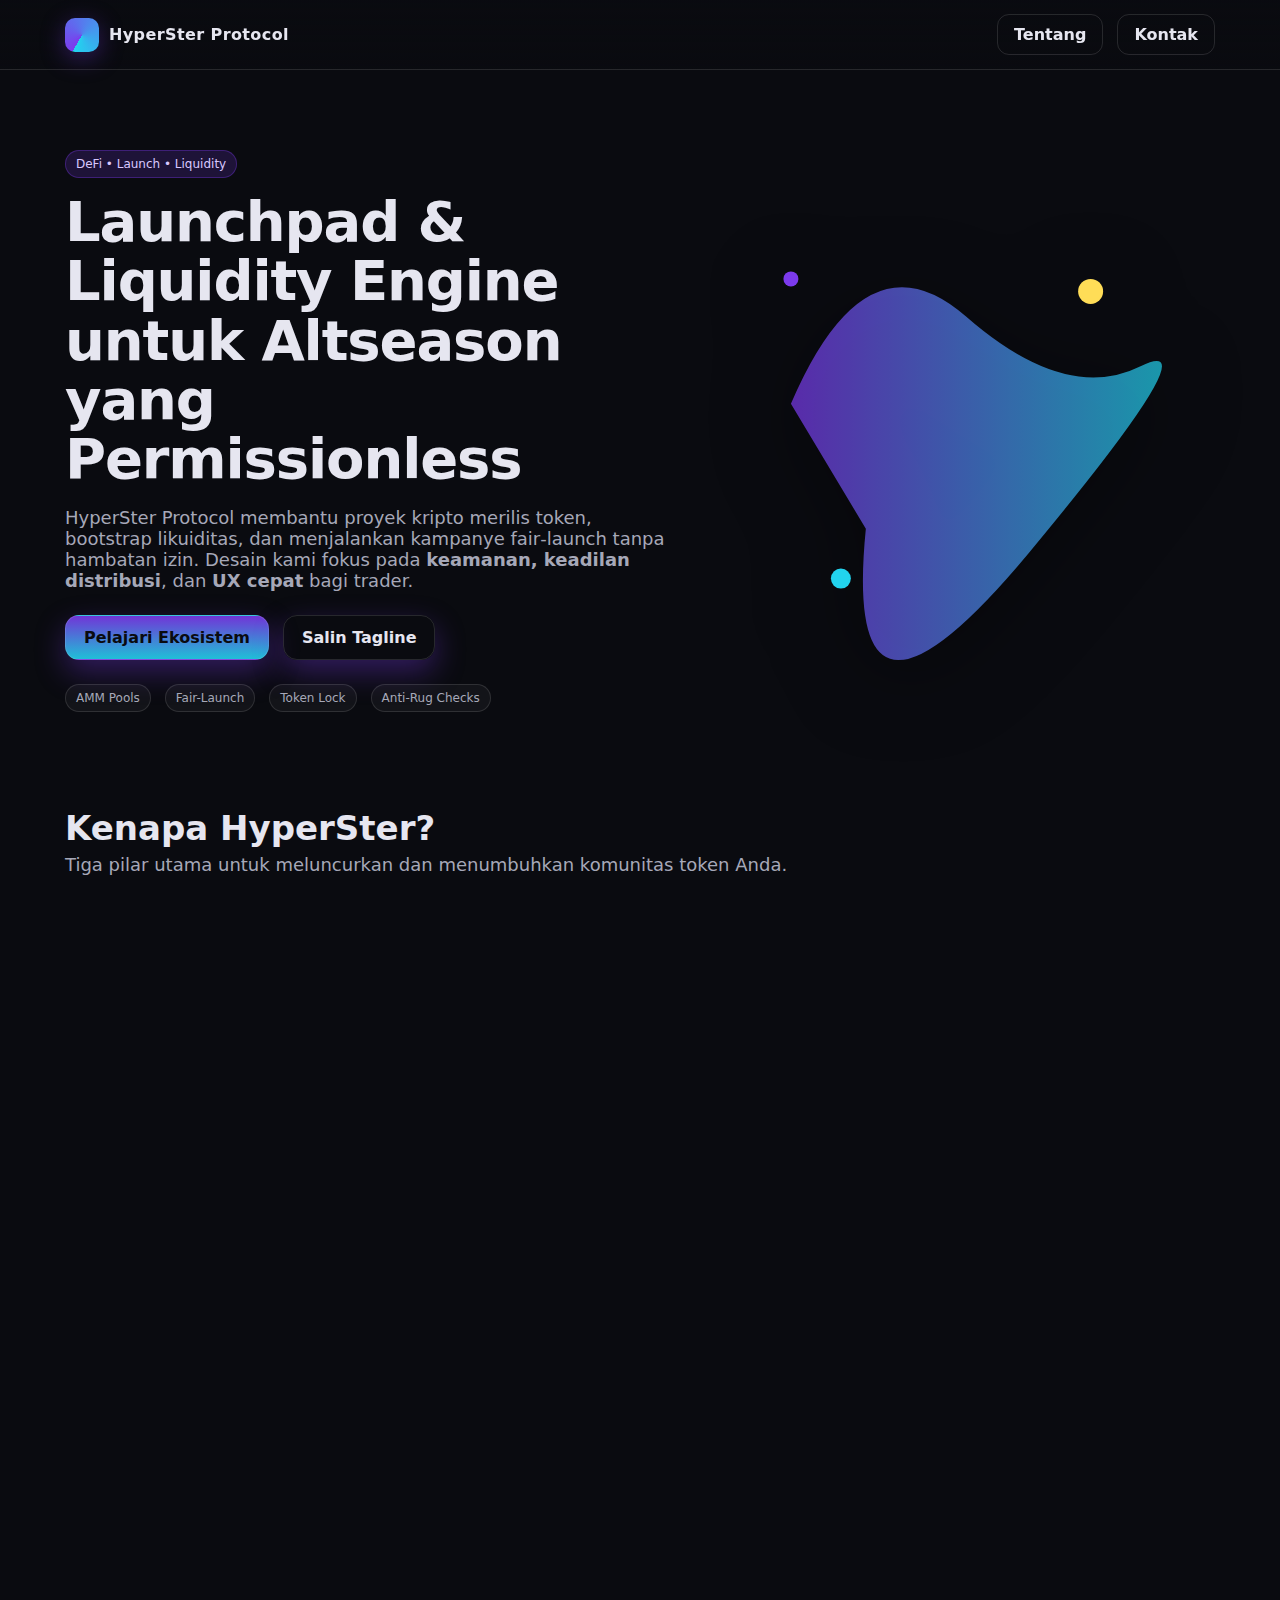
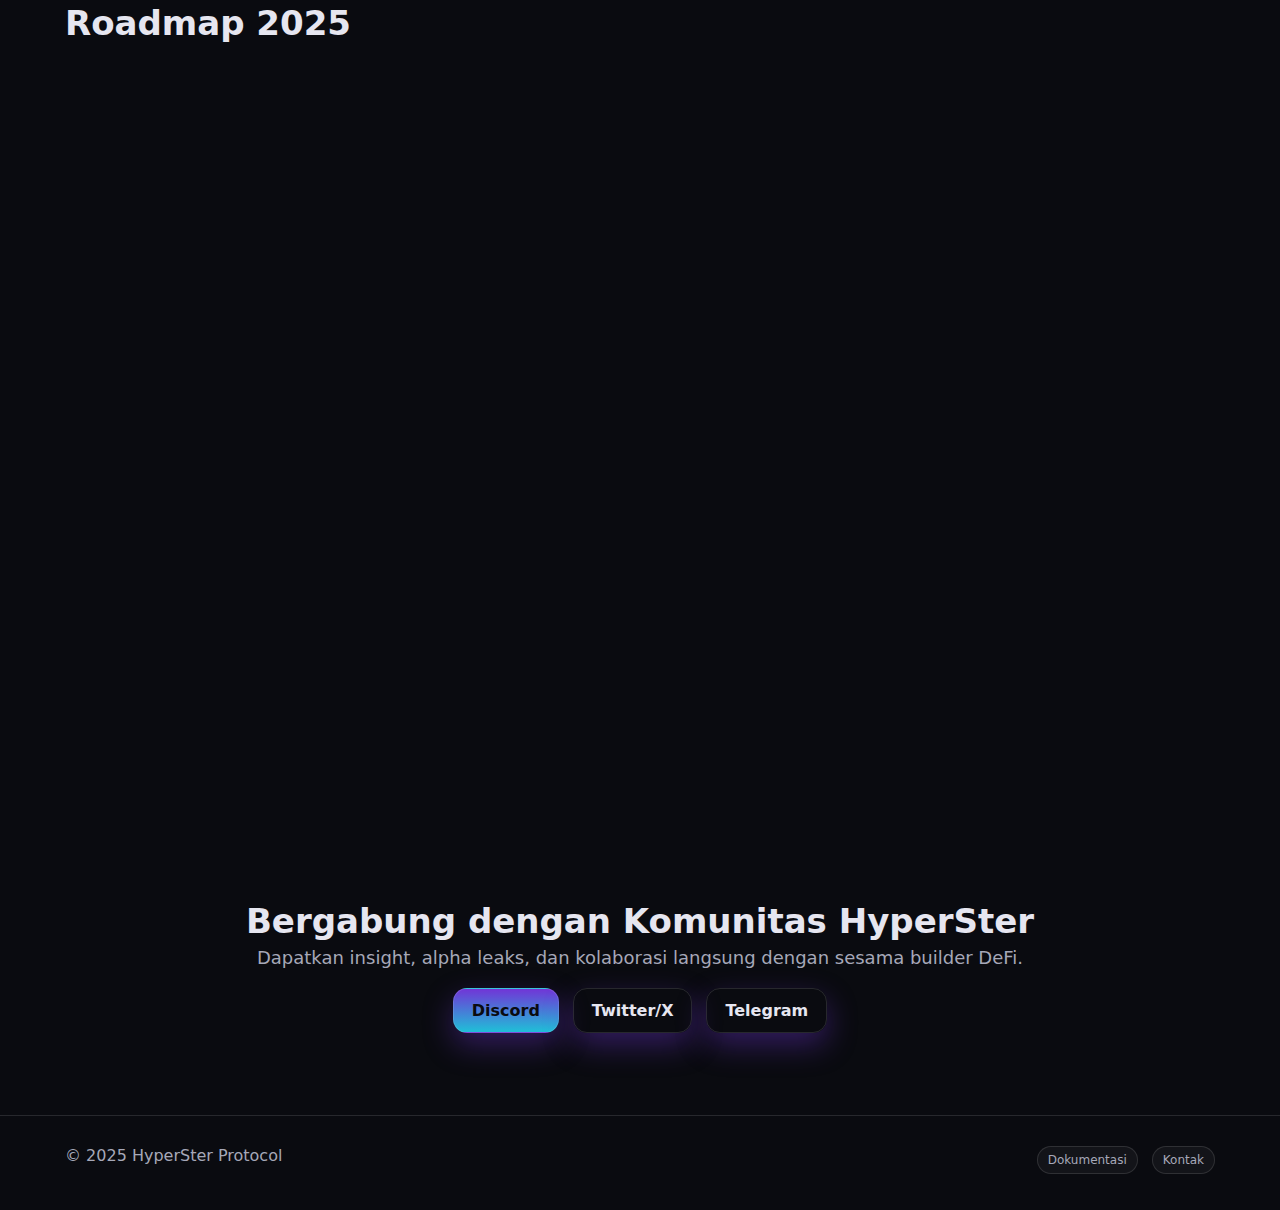
<file: index.html>
<!DOCTYPE html>
<html lang="id">
<head>
  <meta charset="UTF-8" />
  <meta name="viewport" content="width=device-width, initial-scale=1.0" />
  <title>HyperSter Protocol — Company Profile</title>
  <link rel="stylesheet" href="assets/style.css" />
  <script src="https://code.jquery.com/jquery-3.7.1.min.js"></script>
  <script defer src="assets/app.js"></script>
  <style>
    /* local animations */
    .reveal{ animation: pop .4s ease forwards; opacity:1!important; transform:none!important; }
    .card, .milestone{ opacity:0; transform: translateY(10px) scale(.995); }
    @keyframes pop{ from{ opacity:0; transform: translateY(10px) scale(.995); } to{ opacity:1; transform:none; } }
    .chev{ transition: transform .18s ease; }
    .chev.open{ transform: rotate(90deg); }
  </style>
</head>
<body>
  <div class="bg-gradient"></div>
  <nav class="nav">
    <div class="container wrap">
      <a href="index.html" class="brand">
        <span class="brand-badge"></span>
        <span>HyperSter Protocol</span>
      </a>
      <div class="row">
        <a href="about.html" class="btn">Tentang</a>
        <a href="#contact" class="btn">Kontak</a>
      </div>
    </div>
  </nav>

  <header class="hero">
    <div class="container grid">
      <div>
        <span class="badge">DeFi • Launch • Liquidity</span>
        <h1>Launchpad & Liquidity Engine<br/>untuk Altseason yang Permissionless</h1>
        <p class="lead">HyperSter Protocol membantu proyek kripto merilis token, bootstrap likuiditas, dan menjalankan kampanye fair‑launch tanpa hambatan izin. Desain kami fokus pada <b>keamanan, keadilan distribusi</b>, dan <b>UX cepat</b> bagi trader.</p>
        <div class="cta">
          <a href="about.html" class="button">Pelajari Ekosistem</a>
          <a id="copy-tagline" class="button secondary" href="javascript:void(0)">Salin Tagline</a>
        </div>
        <div class="row mt-24">
          <span class="tag">AMM Pools</span>
          <span class="tag">Fair-Launch</span>
          <span class="tag">Token Lock</span>
          <span class="tag">Anti-Rug Checks</span>
        </div>
      </div>
      <div>
        <!-- simple illustrative blob -->
        <svg viewBox="0 0 400 400" role="img" aria-label="HyperSter mesh" style="width:100%; filter: drop-shadow(0 16px 40px rgba(0,0,0,.5));">
          <defs>
            <linearGradient id="g1" x1="0" x2="1">
              <stop offset="0%" stop-color="#7c3aed"/>
              <stop offset="100%" stop-color="#22d3ee"/>
            </linearGradient>
          </defs>
          <path d="M60 180 Q120 40 200 110 T340 150 T250 300 T120 280 Z" fill="url(#g1)" opacity=".7"/>
          <circle cx="300" cy="90" r="10" fill="#ffdd57"/>
          <circle cx="100" cy="320" r="8" fill="#22d3ee"/>
          <circle cx="60" cy="80" r="6" fill="#7c3aed"/>
        </svg>
      </div>
    </div>
  </header>

  <main>
    <section class="section">
      <div class="container">
        <h2>Kenapa HyperSter?</h2>
        <p class="lead">Tiga pilar utama untuk meluncurkan dan menumbuhkan komunitas token Anda.</p>
        <div class="grid-3">
          <div class="card">
            <h3>1) Launchpad Permissionless</h3>
            <p>Pendaftaran proyek langsung on‑chain. Mekanisme anti‑bot & whitelist opsional untuk menjaga fairness penjualan.</p>
          </div>
          <div class="card">
            <h3>2) Liquidity Engine</h3>
            <p>Otomasi pembuatan pool AMM, penambahan likuiditas, dan penguncian LP sehingga risiko rug‑pull berkurang signifikan.</p>
          </div>
          <div class="card">
            <h3>3) Trader‑First UX</h3>
            <p>Dashboard cepat, grafik harga, dan alert terintegrasi agar komunitas bisa mengambil keputusan lebih baik.</p>
          </div>
        </div>
      </div>
    </section>

    <section class="section">
      <div class="container">
        <div class="card">
          <h2 class="mt-0">Tokenomics </h2>
          <div class="tokenomics">
            <div class="token-row">
              <div>Community</div>
              <div class="bar" style="width:50%"></div>
            </div>
            <div class="token-row">
              <div>Liquidity</div>
              <div class="bar" style="width:25%"></div>
            </div>
            <div class="token-row">
              <div>Treasury</div>
              <div class="bar" style="width:15%"></div>
            </div>
            <div class="token-row">
              <div>Team</div>
              <div class="bar" style="width:10%"></div>
            </div>
          </div>
          <p class="lead">Angka di atas adalah ilustrasi untuk tugas; sesuaikan saat implementasi mainnet.</p>
        </div>
      </div>
    </section>

    <section class="section">
      <div class="container">
        <h2>Roadmap 2025</h2>
        <div class="timeline">
          <div class="milestone">
            <div class="when">Q1</div>
            <b>Closed Alpha</b> — Modul Launchpad v0, simulasi fair‑launch, audit internal.
          </div>
          <div class="milestone">
            <div class="when">Q2</div>
            <b>Public Testnet</b> — Liquidity Engine v1, integrasi wallet populer, dokumentasi dev.
          </div>
          <div class="milestone">
            <div class="when">Q3</div>
            <b>Mainnet Launch</b> — Listing awal pool, program insentif liquidity provider.
          </div>
          <div class="milestone">
            <div class="when">Q4</div>
            <b>DAO & Staking</b> — Tata kelola, bagi hasil biaya protokol, grant builder.
          </div>
        </div>
      </div>
    </section>

    <section id="contact" class="section">
      <div class="container">
        <div class="card">
          <h2 class="mt-0">Hubungi Kami</h2>
          <p class="lead">Kirimkan ide, kolaborasi, atau proposal peluncuran.</p>
          <form class="row" action="contact.php" method="POST" onsubmit="return validateContact()">
            <input type="text" name="hp_name" style="display:none" tabindex="-1" autocomplete="off"/> <!-- honeypot -->
            <input required name="name" placeholder="Nama" style="flex:1; min-width:220px; padding:12px 14px; border-radius:12px; border:1px solid var(--card-border); background:rgba(255,255,255,0.04); color:var(--text)" />
            <input required type="email" name="email" placeholder="Email" style="flex:1; min-width:220px; padding:12px 14px; border-radius:12px; border:1px solid var(--card-border); background:rgba(255,255,255,0.04); color:var(--text)" />
            <textarea required name="message" placeholder="Pesan" rows="3" style="width:100%; padding:12px 14px; border-radius:12px; border:1px solid var(--card-border); background:rgba(255,255,255,0.04); color:var(--text)"></textarea>
            <button class="button" type="submit">Kirim Pesan</button>
          </form>
          <script>
            function validateContact(){
              const email = document.querySelector('input[name=email]').value.trim();
              const hp = document.querySelector('input[name=hp_name]').value;
              if(hp){ return false; } // bot
              if(!/^[^\s@]+@[^\s@]+\.[^\s@]+$/.test(email)){
                toast('Email tidak valid'); return false;
              }
              return true;
            }
          </script>
        </div>
      </div>
    </section>
    <section id="community" class="section center">
  <div class="container">
    <h2>Bergabung dengan Komunitas HyperSter</h2>
    <p class="lead">
      Dapatkan insight, alpha leaks, dan kolaborasi langsung dengan sesama builder DeFi.
    </p>
    <div class="cta">
      <a href="#" class="button">Discord</a>
      <a href="#" class="button secondary">Twitter/X</a>
      <a href="#" class="button secondary">Telegram</a>
    </div>
  </div>
</section>
  </main>

  <footer class="footer">
    <div class="container row" style="justify-content:space-between;">
      <div>© 2025 HyperSter Protocol</div>
      <div class="row">
        <a class="tag" href="about.html">Dokumentasi</a>
        <a class="tag" href="#contact">Kontak</a>
      </div>
    </div>
  </footer>
</body>
</html>
</file>
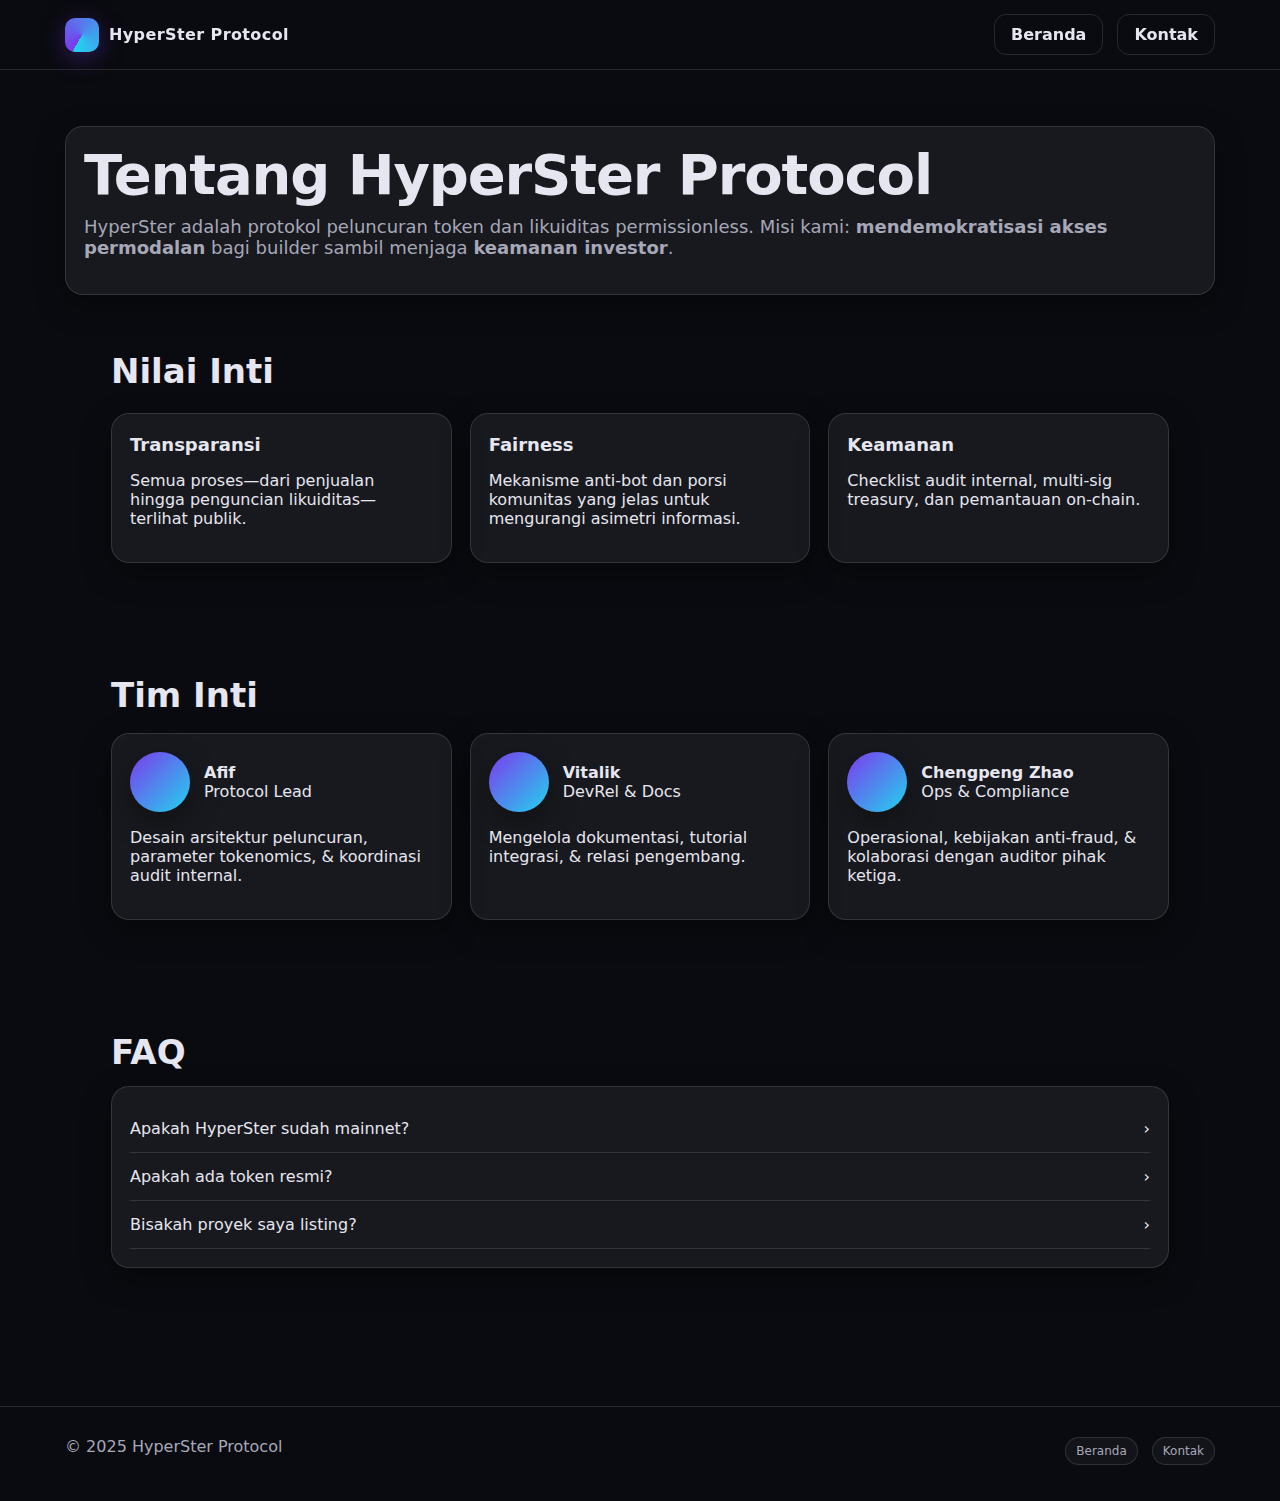
<file: about.html>
<!DOCTYPE html>
<html lang="id">
<head>
  <meta charset="UTF-8" />
  <meta name="viewport" content="width=device-width, initial-scale=1.0" />
  <title>Tentang • HyperSter Protocol</title>
  <link rel="stylesheet" href="assets/style.css" />
  <script src="https://code.jquery.com/jquery-3.7.1.min.js"></script>
  <script defer src="assets/app.js"></script>
  <style>
    .team{ display:grid; grid-template-columns: repeat(3, 1fr); gap:18px; margin-top:18px; }
    .avatar{ width:60px; height:60px; border-radius:50%; background:linear-gradient(135deg, var(--brand1), var(--brand2)); box-shadow: var(--shadow); }
    @media (max-width: 920px){ .team{ grid-template-columns: 1fr; } }
  </style>
</head>
<body>
  <div class="bg-gradient"></div>
  <nav class="nav">
    <div class="container wrap">
      <a href="index.html" class="brand">
        <span class="brand-badge"></span>
        <span>HyperSter Protocol</span>
      </a>
      <div class="row">
        <a href="index.html" class="btn">Beranda</a>
        <a href="index.html#contact" class="btn">Kontak</a>
      </div>
    </div>
  </nav>

  <main class="section">
    <div class="container">
      <div class="card">
        <h1 class="mt-0">Tentang HyperSter Protocol</h1>
        <p class="lead">HyperSter adalah protokol peluncuran token dan likuiditas permissionless. Misi kami: <b>mendemokratisasi akses permodalan</b> bagi builder sambil menjaga <b>keamanan investor</b>.</p>
      </div>

      <section class="section">
        <div class="container">
          <h2>Nilai Inti</h2>
          <div class="grid-3">
            <div class="card"><h3>Transparansi</h3><p>Semua proses—dari penjualan hingga penguncian likuiditas—terlihat publik.</p></div>
            <div class="card"><h3>Fairness</h3><p>Mekanisme anti‑bot dan porsi komunitas yang jelas untuk mengurangi asimetri informasi.</p></div>
            <div class="card"><h3>Keamanan</h3><p>Checklist audit internal, multi‑sig treasury, dan pemantauan on‑chain.</p></div>
          </div>
        </div>
      </section>

      <section class="section">
        <div class="container">
          <h2>Tim Inti</h2>
          <div class="team">
            <div class="card">
              <div class="row" style="align-items:center">
                <div class="avatar"></div>
                <div>
                  <b>Afif</b><br/><span class="muted">Protocol Lead</span>
                </div>
              </div>
              <p>Desain arsitektur peluncuran, parameter tokenomics, & koordinasi audit internal.</p>
            </div>
            <div class="card">
              <div class="row" style="align-items:center">
                <div class="avatar"></div>
                <div>
                  <b>Vitalik</b><br/><span class="muted">DevRel & Docs</span>
                </div>
              </div>
              <p>Mengelola dokumentasi, tutorial integrasi, & relasi pengembang.</p>
            </div>
            <div class="card">
              <div class="row" style="align-items:center">
                <div class="avatar"></div>
                <div>
                  <b>Chengpeng Zhao</b><br/><span class="muted">Ops & Compliance</span>
                </div>
              </div>
              <p>Operasional, kebijakan anti‑fraud, & kolaborasi dengan auditor pihak ketiga.</p>
            </div>
          </div>
        </div>
      </section>

      <section class="section">
        <div class="container">
          <h2>FAQ</h2>
          <div class="card faq">
            <div class="faq-item">
              <div class="faq-q">Apakah HyperSter sudah mainnet? <span class="chev">›</span></div>
              <div class="faq-a">Untuk kebutuhan tugas, konten bersifat ilustratif. Peta jalan menargetkan public testnet lebih dulu.</div>
            </div>
            <div class="faq-item">
              <div class="faq-q">Apakah ada token resmi? <span class="chev">›</span></div>
              <div class="faq-a">Belum. Tokenomics di halaman utama adalah contoh. Hindari penipuan yang mengatas‑namakan HyperSter.</div>
            </div>
            <div class="faq-item">
              <div class="faq-q">Bisakah proyek saya listing? <span class="chev">›</span></div>
              <div class="faq-a">Tujuan akhir HyperSter adalah permissionless listing. Sementara ini, kurasi manual untuk kualitas & keamanan.</div>
            </div>
          </div>
        </div>
      </section>
    </div>
  </main>

  <footer class="footer">
    <div class="container row" style="justify-content:space-between;">
      <div>© 2025 HyperSter Protocol</div>
      <div class="row">
        <a class="tag" href="index.html">Beranda</a>
        <a class="tag" href="index.html#contact">Kontak</a>
      </div>
    </div>
  </footer>
</body>
</html>
</file>
<file: assets/style.css>
:root{
  --bg: #0a0b10;
  --bg-soft: #0f1120;
  --card: rgba(255,255,255,0.06);
  --card-border: rgba(255,255,255,0.12);
  --text: #e6e6f0;
  --muted: #a6a8b8;
  --brand1: #7c3aed;      
  --brand2: #22d3ee;      
  --accent: #ffdd57;      
  --shadow: 0 10px 30px rgba(0,0,0,0.35);
}

*{ box-sizing:border-box; }
html, body { margin:0; padding:0; background:var(--bg); color:var(--text); font-family: ui-sans-serif, system-ui, -apple-system, Segoe UI, Roboto, Inter, Arial, "Noto Sans", "Helvetica Neue", sans-serif; }
a{ color: inherit; text-decoration: none; }
img{ max-width:100%; display:block; }

.container{ width:min(1150px, 92%); margin:0 auto; }

.bg-gradient{
  position: fixed; inset:0; z-index:-2;
  background:
    radial-gradient(40vw 40vw at 10% 20%, rgba(124,58,237,0.28), transparent 60%),
    radial-gradient(30vw 30vw at 90% 10%, rgba(34,211,238,0.23), transparent 60%),
    radial-gradient(30vw 30vw at 60% 90%, rgba(255,221,87,0.14), transparent 60%),
    linear-gradient(180deg, var(--bg-soft), var(--bg));
  filter: saturate(120%);
}

.nav{
  position: sticky; top:0; backdrop-filter: blur(12px);
  background: linear-gradient(180deg, rgba(10,11,16,0.75), rgba(10,11,16,0.35));
  border-bottom: 1px solid var(--card-border);
  z-index: 20;
}
.nav .wrap{ display:flex; align-items:center; justify-content:space-between; padding:14px 0; }
.brand{ display:flex; align-items:center; gap:10px; font-weight:700; letter-spacing:0.4px; }
.brand-badge{
  width:34px; height:34px; border-radius:10px;
  background: conic-gradient(from 210deg, var(--brand1), var(--brand2));
  box-shadow: 0 6px 24px rgba(124,58,237,0.35);
}
.nav a.btn{
  padding:10px 16px; border:1px solid var(--card-border); border-radius:12px;
  transition: transform .15s ease, background .2s ease; font-weight:600;
}
.nav a.btn:hover{ transform: translateY(-1px); background:rgba(255,255,255,0.06); }


.hero{ padding:80px 0 40px; }
.hero .grid{ display:grid; grid-template-columns: 1.1fr 0.9fr; gap:40px; align-items:center; }
.badge{
  display:inline-flex; align-items:center; gap:8px; padding:6px 10px; border-radius:999px; font-size:12px;
  background: rgba(124,58,237,0.18); border:1px solid rgba(124,58,237,0.35); color:#d8c8ff;
}
h1{ font-size: clamp(34px, 4.5vw, 56px); line-height:1.06; margin:14px 0 12px; letter-spacing:-0.02em;}
.lead{ font-size: clamp(15px, 1.6vw, 18px); color:var(--muted); }
.cta{ margin-top:24px; display:flex; gap:14px; flex-wrap:wrap; }
.button{
  padding:12px 18px; border-radius:14px; font-weight:700; border:1px solid var(--card-border);
  background: linear-gradient(180deg, rgba(124,58,237,0.9), rgba(34,211,238,0.9));
  color:#0a0b10; box-shadow: 0 12px 30px rgba(124,58,237,0.35); transition: transform .15s ease;
}
.button.secondary{
  background: transparent; color: var(--text); border: 1px solid var(--card-border);
}
.button:hover{ transform: translateY(-2px) scale(1.01); }
#community {
  text-align: center;
}

#community .cta {
  justify-content: center;
  display: flex;
  gap: 14px;
  flex-wrap: wrap;
  margin-top: 20px;
}


/* ---- Card grid ---- */
.section{ padding:56px 0; }
.section h2{ font-size: clamp(24px, 3vw, 34px); margin:0 0 6px; }
.section p.lead{ margin-top:0; }
.grid-3{ display:grid; grid-template-columns: repeat(3, 1fr); gap:18px; margin-top:22px; }
.card{
  background: var(--card); border:1px solid var(--card-border); border-radius:18px; padding:18px;
  box-shadow: var(--shadow); transform: translateY(0); transition: transform .18s ease, border-color .2s ease;
}
.card:hover{ transform: translateY(-3px); border-color: rgba(124,58,237,0.55); }
.card h3{ margin:2px 0 6px; font-size:18px; }
.kpi{ font-size:28px; font-weight:800; letter-spacing:.3px; }

/* ---- Tokenomics / Timeline ---- */
.tokenomics, .timeline{ margin-top:20px; }
.token-row{ display:grid; grid-template-columns: 180px 1fr; align-items:center; gap:14px; padding:12px 14px; border-bottom:1px dashed var(--card-border); }
.token-row .bar{ height:10px; border-radius:999px; background: linear-gradient(90deg, var(--brand1), var(--brand2)); }

.timeline{ display:grid; gap:14px; }
.milestone{ padding:16px; border-radius:16px; border:1px dashed var(--card-border); background: rgba(255,255,255,0.04); }
.milestone .when{ color: var(--muted); font-size:12px; }

/* ---- FAQ ---- */
.faq{ margin-top:14px; }
.faq-item{ border-bottom:1px solid var(--card-border); }
.faq-q{ cursor:pointer; padding:14px 0; display:flex; align-items:center; justify-content:space-between; }
.faq-a{ display:none; padding:0 0 16px; color:var(--muted); }

/* ---- Footer ---- */
.footer{ margin-top:26px; padding:30px 0 36px; border-top:1px solid var(--card-border); color:var(--muted); }

/* ---- Utilities ---- */
.row{ display:flex; flex-wrap:wrap; gap:14px; }
.tag{ padding:6px 10px; border-radius:999px; border:1px solid var(--card-border); background:rgba(255,255,255,0.04); color:var(--muted); font-size:12px; }
.center{ text-align:center; }
.mt-0{ margin-top:0!important; }
.mt-24{ margin-top:24px!important; }

/* ---- Responsive ---- */
@media (max-width: 920px){
  .hero .grid{ grid-template-columns: 1fr; }
  .grid-3{ grid-template-columns: 1fr; }
  .token-row{ grid-template-columns: 120px 1fr; }
}
</file>
